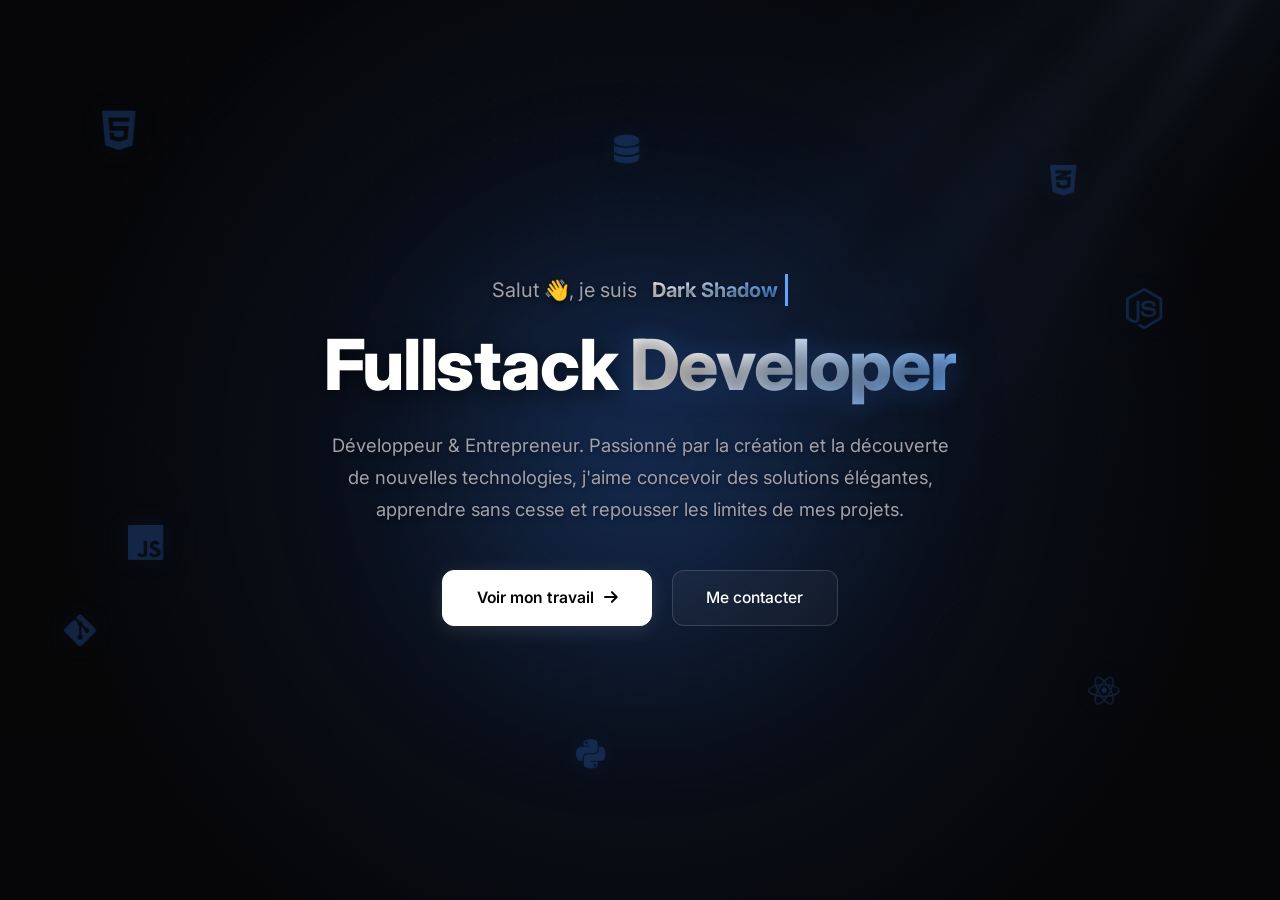
<file: index.html>
<!DOCTYPE html>
<html lang="fr">
<head>
  <meta charset="UTF-8">
  <meta name="viewport" content="width=device-width, initial-scale=1.0">
  <title>Dark Shadow | Portfolio</title>
  <!-- Fonts & Icons -->
  <link rel="preconnect" href="https://fonts.googleapis.com">
  <link rel="preconnect" href="https://fonts.gstatic.com" crossorigin>
  <link href="https://fonts.googleapis.com/css2?family=Inter:wght@400;500;600;700;800&display=swap" rel="stylesheet">
  <link rel="stylesheet" href="https://cdnjs.cloudflare.com/ajax/libs/font-awesome/6.5.1/css/all.min.css">
  <!-- Stylesheets -->
  <link rel="stylesheet" href="css/base.css">
  <link rel="stylesheet" href="css/index.css">
</head>
<body class="landing-page">
  <!-- Overlay pour l'animation de transition de page -->
  <div class="page-transition-overlay"></div>

  <!-- Arrière-plan & Halo lumineux -->
  <div class="landing-bg"></div>
  <div class="landing-overlay"></div>

  <!-- Icônes flottantes -->
  <div class="floating-icons">
    <i class="fab fa-html5"></i>
    <i class="fab fa-css3-alt"></i>
    <i class="fab fa-js"></i>
    <i class="fab fa-react"></i>
    <i class="fab fa-node-js"></i>
    <i class="fab fa-python"></i>
    <i class="fas fa-database"></i>
    <i class="fab fa-git-alt"></i>
  </div>

  <!-- Hero Section -->
  <main class="hero">
    <div class="hero-content">
      <!-- Greeting avec typewriter fluide -->
      <p class="hero-greeting anim-1">
        Salut 👋, je suis <span class="typing-wrapper"><span class="typing-text">Dark Shadow</span></span>
      </p>

      <h1 class="hero-title anim-2">
        Fullstack <span>Developer</span>
      </h1>

      <p class="hero-desc anim-3">
        Développeur & Entrepreneur. Passionné par la création et la découverte de nouvelles technologies, j'aime concevoir des solutions élégantes, apprendre sans cesse et repousser les limites de mes projets.
      </p>

      <div class="hero-buttons anim-4">
        <a href="portfolio.html" class="btn-white transition-link">
          <span>Voir mon travail</span>
          <i class="fas fa-arrow-right btn-icon"></i>
        </a>
        <a href="portfolio.html#contact" class="btn-outline transition-link">
          <span>Me contacter</span>
        </a>
      </div>
    </div>
  </main>

  <!-- Script JS de transition de page -->
  <script>
    document.querySelectorAll('.transition-link').forEach(link => {
      link.addEventListener('click', function(e) {
        e.preventDefault();
        const targetUrl = this.getAttribute('href');
        
        // Déclenche l'animation de sortie
        document.body.classList.add('is-exiting');

        // Redirection après la transition
        setTimeout(() => {
          window.location.href = targetUrl;
        }, 500);
      });
    });
  </script>
</body>
</html>
</file>
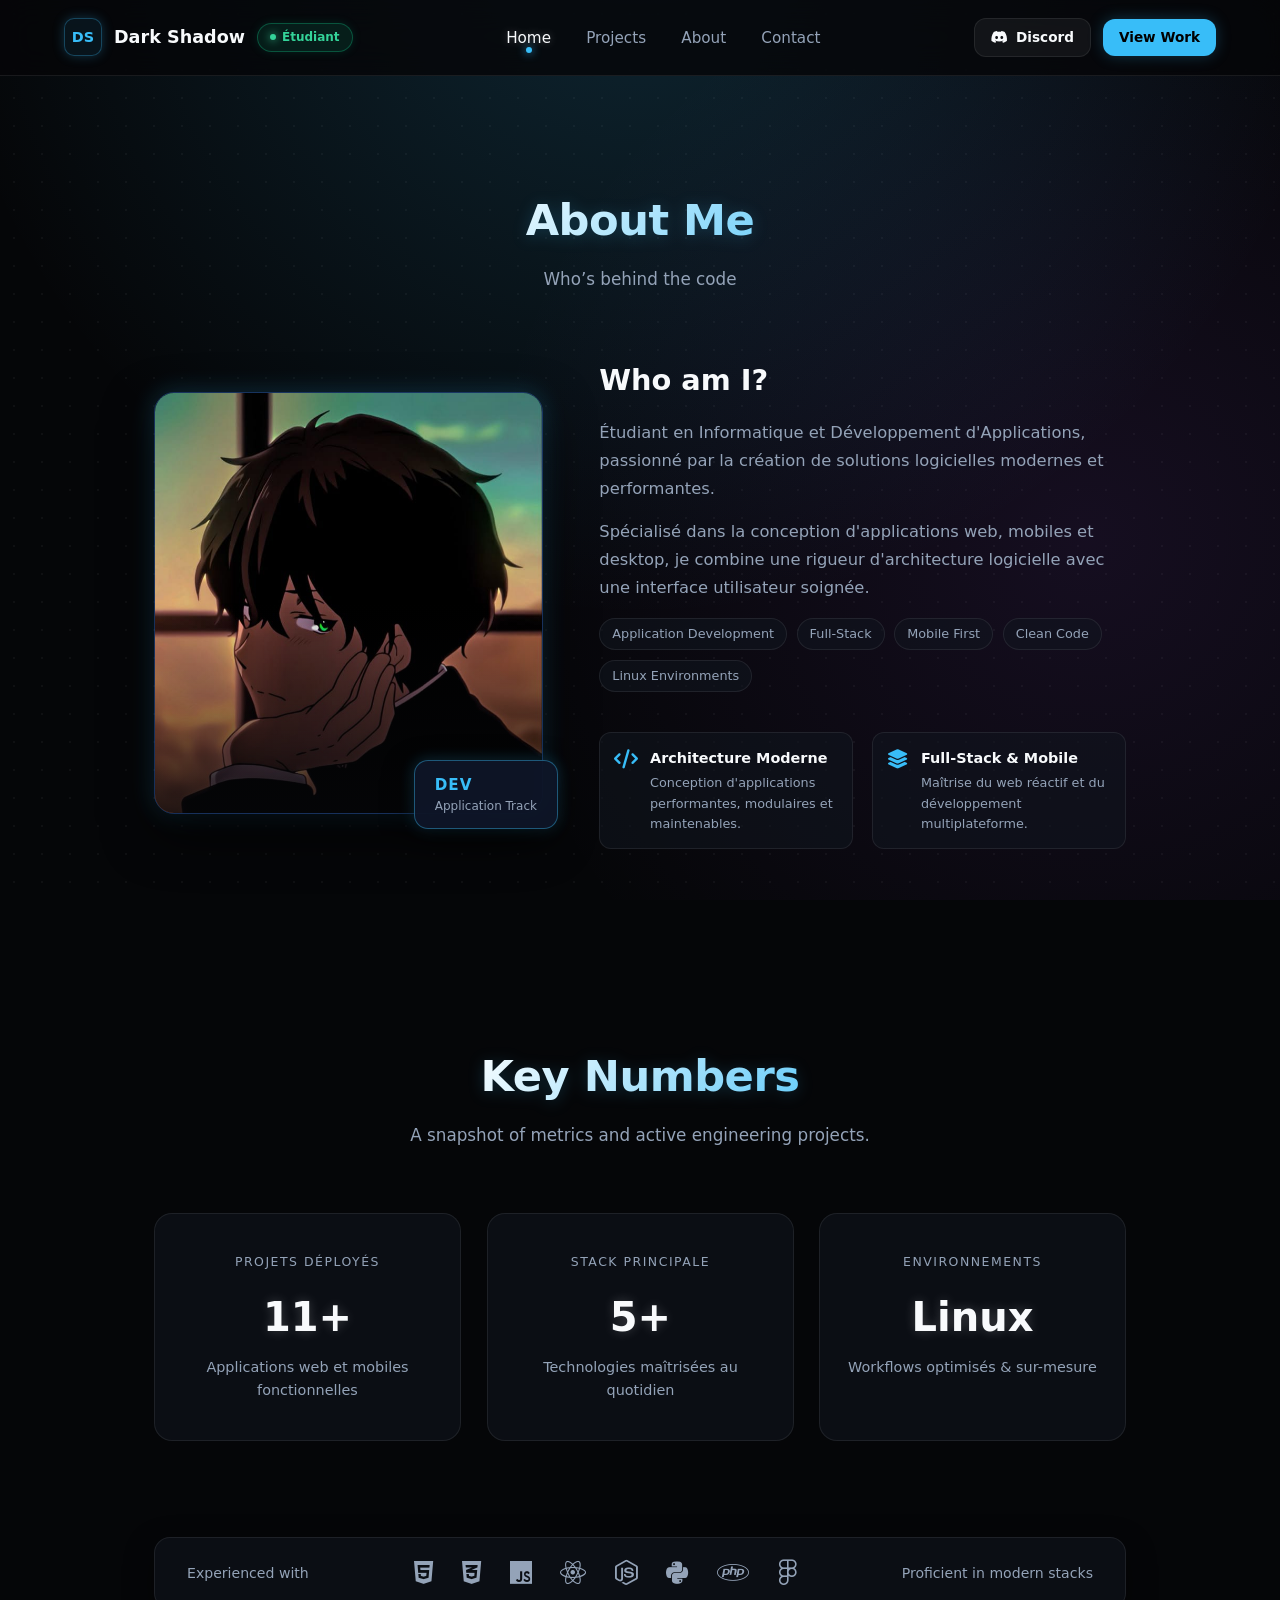
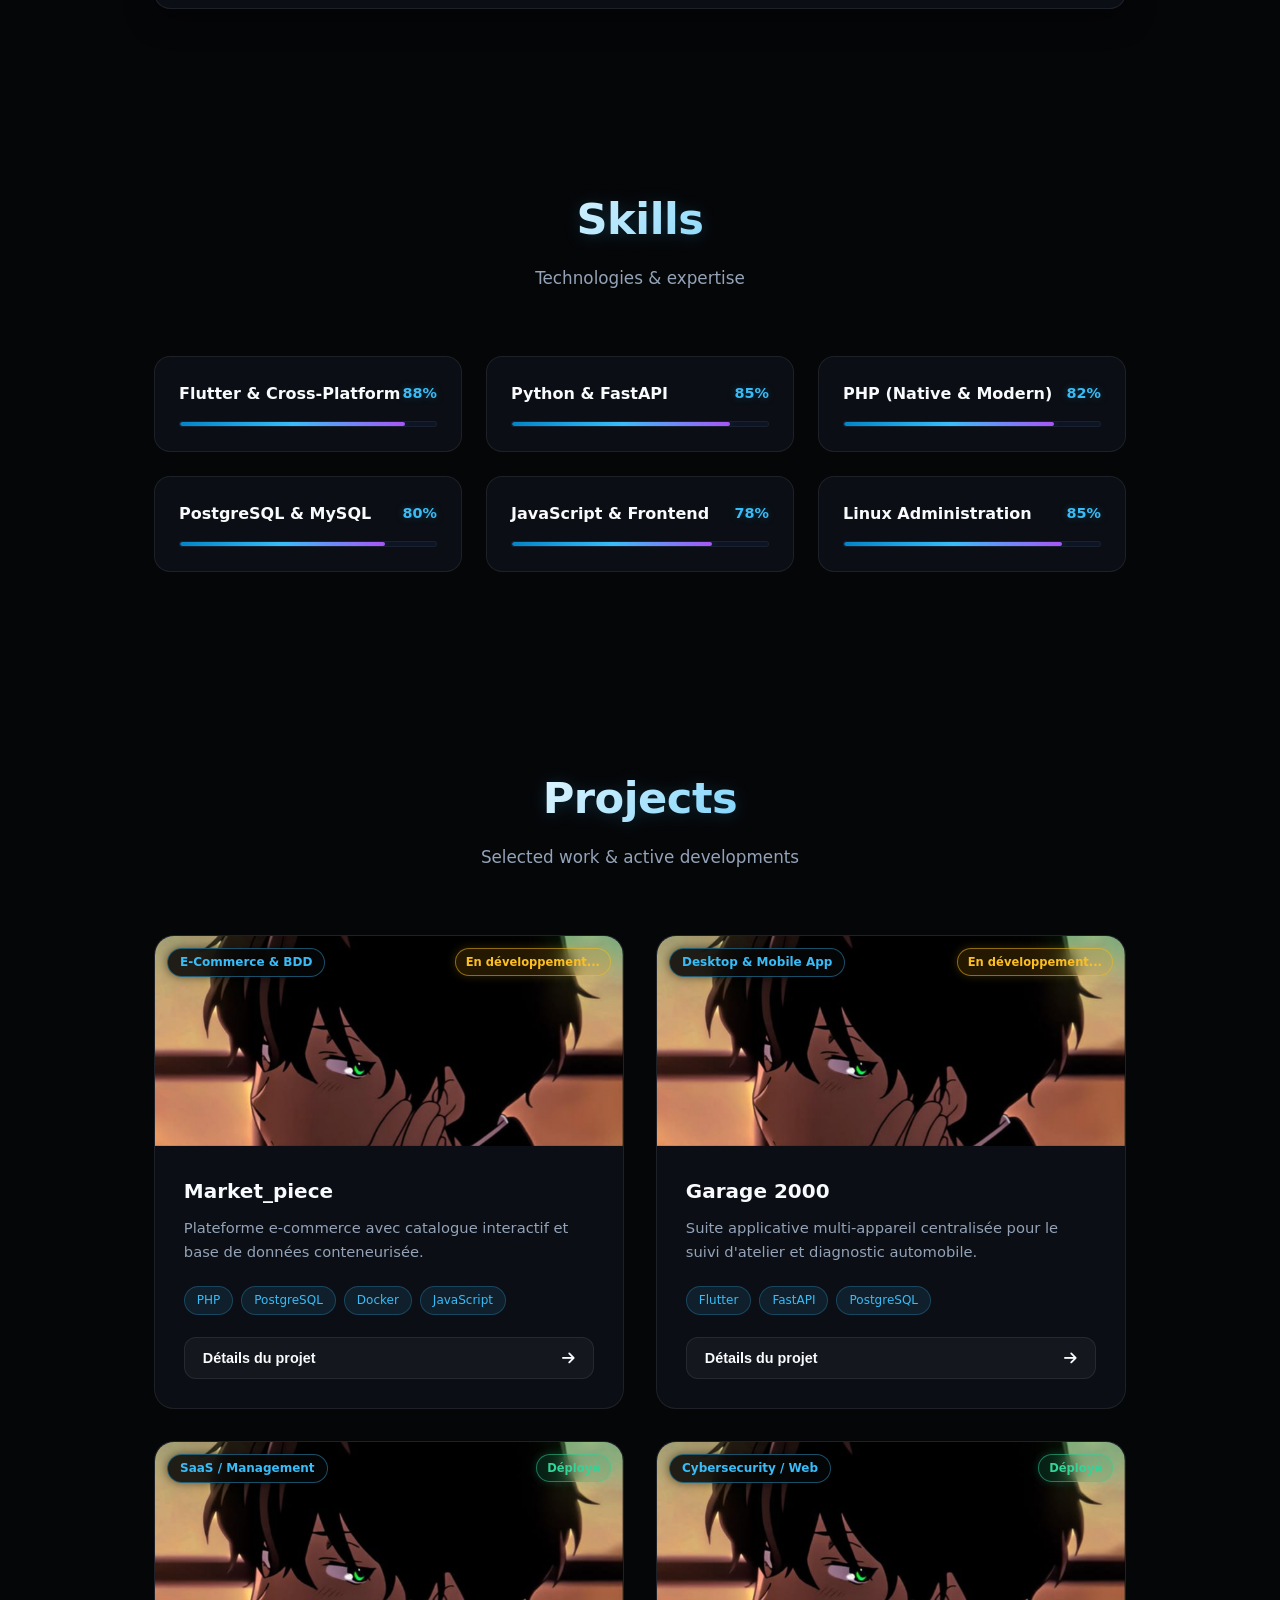
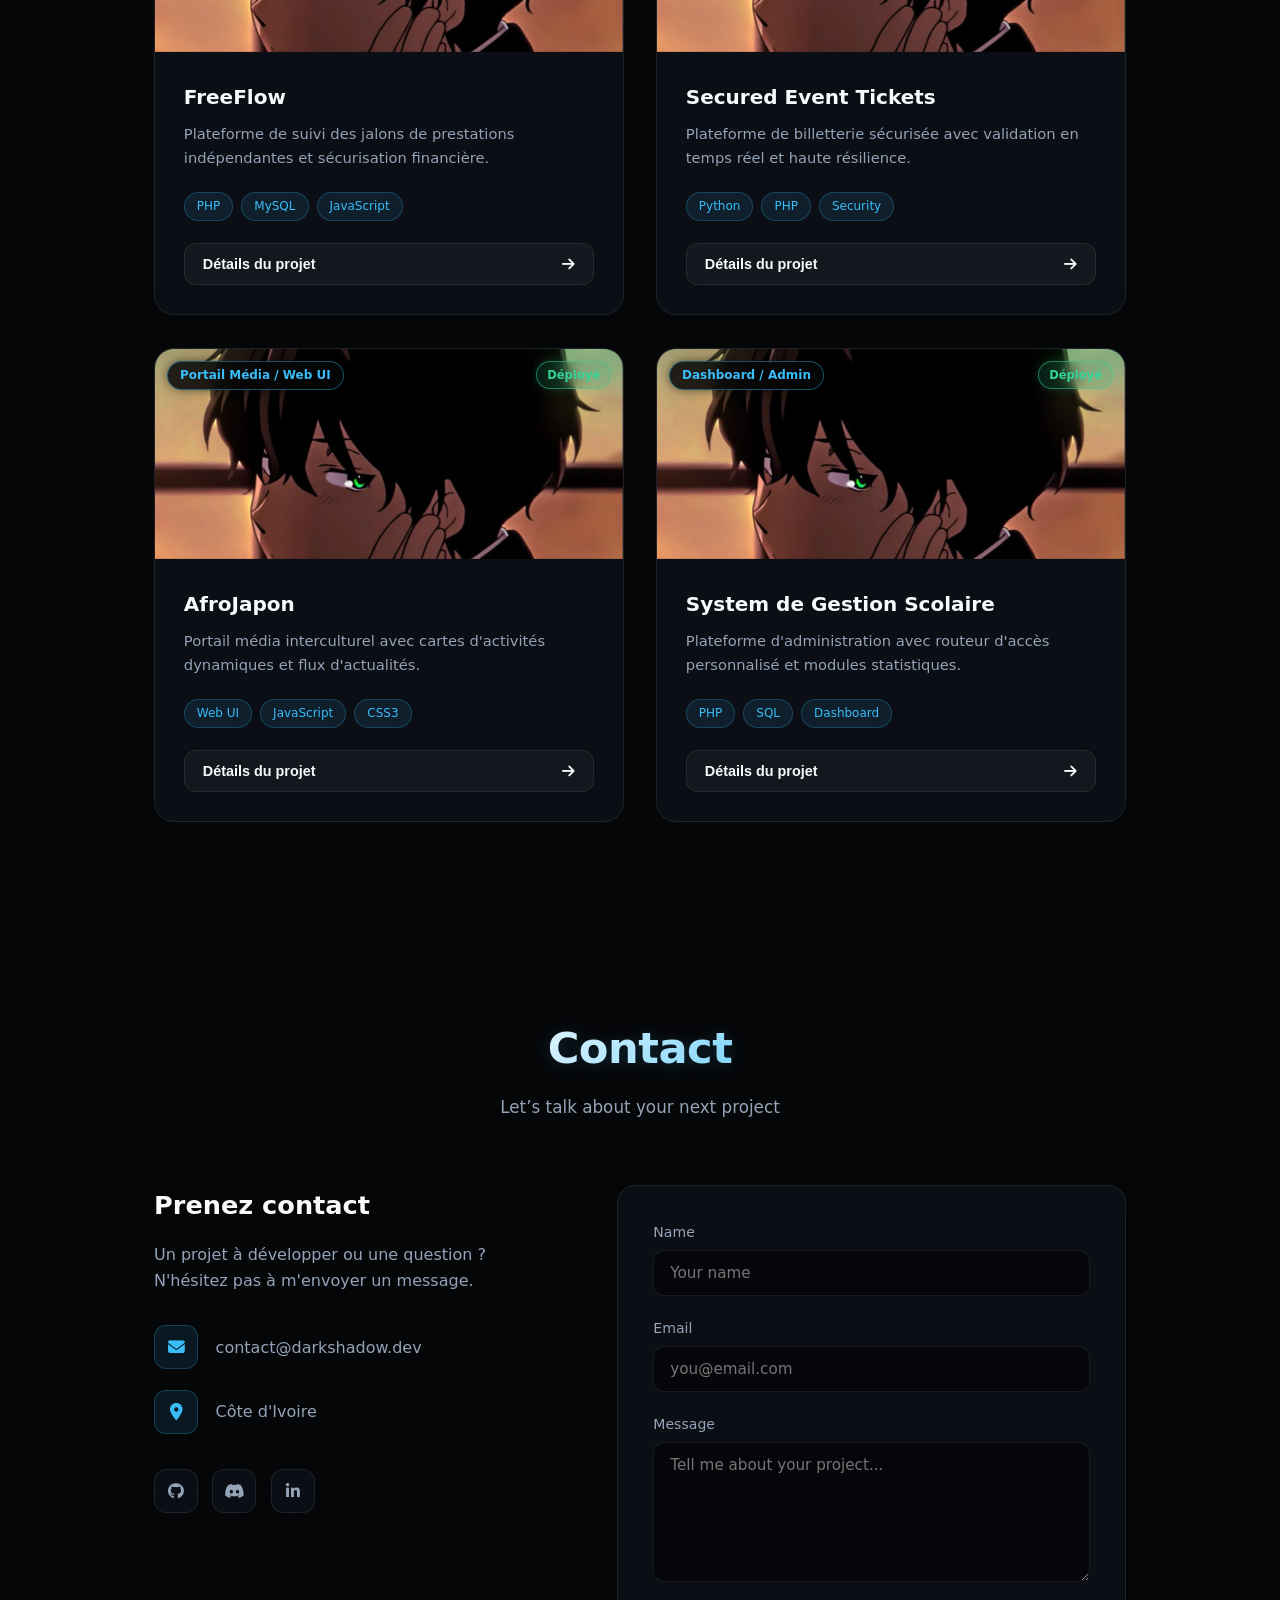
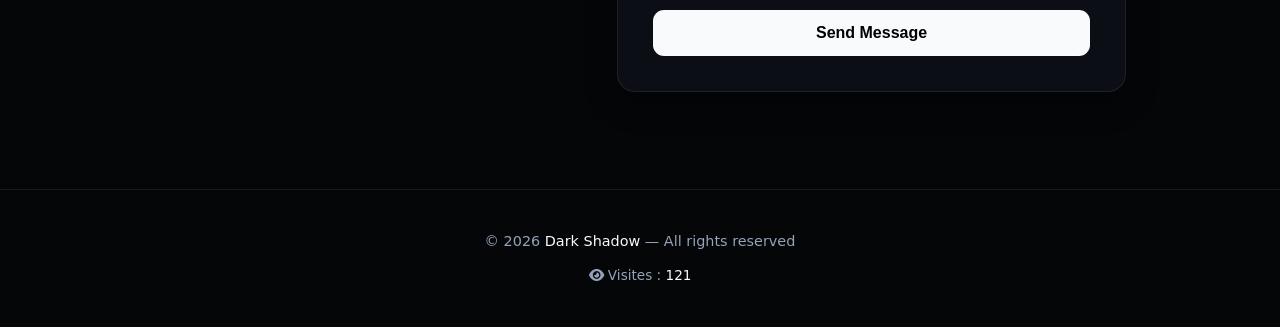
<file: portfolio.html>
<!DOCTYPE html>
<html lang="fr">
<head>
  <meta charset="UTF-8">
  <meta name="viewport" content="width=device-width, initial-scale=1.0">
  <meta name="description" content="Portfolio de Dark Shadow - Étudiant en Informatique et Développement d'Applications. Projets Full-Stack, Mobile et Logiciel.">
  <title>Dark Shadow | Portfolio</title>
  
  <!-- Feuilles de Styles -->
  <link rel="stylesheet" href="css/base.css">
  <link rel="stylesheet" href="css/portfolio.css">
  
  <!-- Icons FontAwesome -->
  <link rel="stylesheet" href="https://cdnjs.cloudflare.com/ajax/libs/font-awesome/6.5.1/css/all.min.css">
</head>
<body class="portfolio-page">

  <!-- NAVBAR -->
  <nav class="navbar" id="navbar">
    <a href="index.html" class="logo">
      <span class="logo-icon">DS</span>
      <span class="logo-text">Dark Shadow</span>
      <span class="status-badge">
        <span class="status-dot"></span> Étudiant
      </span>
    </a>

    <ul class="nav-links" id="nav-links">
      <li><a href="index.html" class="active">Home</a></li>
      <li><a href="#projects">Projects</a></li>
      <li><a href="#bio">About</a></li>
      <li><a href="#contact">Contact</a></li>
    </ul>

    <div class="nav-actions">
      <a href="https://discord.com" target="_blank" rel="noopener noreferrer" class="btn-secondary" style="padding: 8px 16px; font-size: 0.85rem;">
        <i class="fab fa-discord"></i> Discord
      </a>
      <a href="#projects" class="btn-primary" style="padding: 8px 16px; font-size: 0.85rem;">View Work</a>
    </div>

    <button class="menu-toggle" id="menu-toggle" aria-label="Ouvrir le menu" aria-expanded="false">
      <i class="fas fa-bars"></i>
    </button>
  </nav>

  <!-- BIO SECTION -->
  <section id="bio" class="section reveal">
    <div class="section-header">
      <h2 class="section-title">About Me</h2>
      <p class="section-subtitle">Who’s behind the code</p>
    </div>

    <div class="bio-grid">
      <div class="bio-image-wrapper">
        <div class="bio-image">
          <img src="asset/image.jpeg" alt="Dark Shadow - Développeur d'Applications">
          <div class="bio-image-overlay"></div>
        </div>
        <div class="bio-experience-badge">
          <span class="badge-num">DEV</span>
          <span class="badge-text">Application Track</span>
        </div>
      </div>

      <div class="bio-content-wrapper">
        <div id="bio-content" class="bio-content">
          <!-- Injecté dynamiquement par injectBio() dans app.js -->
        </div>
        
        <div class="bio-highlights">
          <div class="highlight-item">
            <i class="fas fa-code"></i>
            <div>
              <h4>Architecture Moderne</h4>
              <p>Conception d'applications performantes, modulaires et maintenables.</p>
            </div>
          </div>
          <div class="highlight-item">
            <i class="fas fa-layer-group"></i>
            <div>
              <h4>Full-Stack & Mobile</h4>
              <p>Maîtrise du web réactif et du développement multiplateforme.</p>
            </div>
          </div>
        </div>
      </div>
    </div>
  </section>

  <!-- STATS SECTION -->
  <section id="stats" class="section reveal">
    <div class="section-header">
      <h2 class="section-title">Key Numbers</h2>
      <p class="section-subtitle">A snapshot of metrics and active engineering projects.</p>
    </div>
    <div id="stats-grid" class="stats-grid">
      <!-- Injecté dynamiquement par injectStats() dans app.js -->
    </div>
  </section>

  <!-- TECH BAR SECTION -->
  <div class="tech-bar reveal">
    <div class="tech-bar-inner">
      <span class="tech-bar-label">Experienced with</span>
      <div class="tech-icons">
        <i class="fab fa-html5" title="HTML5"></i>
        <i class="fab fa-css3-alt" title="CSS3"></i>
        <i class="fab fa-js" title="JavaScript"></i>
        <i class="fab fa-react" title="React"></i>
        <i class="fab fa-node-js" title="Node.js"></i>
        <i class="fab fa-python" title="Python"></i>
        <i class="fab fa-php" title="PHP"></i>
        <i class="fab fa-figma" title="Figma"></i>
      </div>
      <span class="tech-bar-label">Proficient in modern stacks</span>
    </div>
  </div>

  <!-- SKILLS SECTION -->
  <section id="skills" class="section reveal">
    <div class="section-header">
      <h2 class="section-title">Skills</h2>
      <p class="section-subtitle">Technologies & expertise</p>
    </div>
    <div id="skills-grid" class="skills-grid">
      <!-- Injecté dynamiquement par injectSkills() dans app.js -->
    </div>
  </section>

  <!-- PROJECTS SECTION -->
  <section id="projects" class="section reveal">
    <div class="section-header">
      <h2 class="section-title">Projects</h2>
      <p class="section-subtitle">Selected work & active developments</p>
    </div>
    <div id="projects-grid" class="projects-grid">
      <!-- Injecté dynamiquement par initProjectsAndModal() dans app.js -->
    </div>
  </section>

  <!-- CONTACT SECTION -->
  <section id="contact" class="section reveal">
    <div class="section-header">
      <h2 class="section-title">Contact</h2>
      <p class="section-subtitle">Let’s talk about your next project</p>
    </div>

    <div class="contact-grid">
      <div id="contact-info" class="contact-info">
        <!-- Injecté dynamiquement par injectContact() dans app.js -->
      </div>

      <form class="contact-form" id="contact-form">
        <div class="form-group">
          <label for="name">Name</label>
          <input type="text" id="name" name="name" required placeholder="Your name">
        </div>
        <div class="form-group">
          <label for="email">Email</label>
          <input type="email" id="email" name="email" required placeholder="you@email.com">
        </div>
        <div class="form-group">
          <label for="message">Message</label>
          <textarea id="message" name="message" required placeholder="Tell me about your project..."></textarea>
        </div>
        <button type="submit" class="btn-submit">Send Message</button>
      </form>
    </div>
  </section>

  <!-- POPUP MODALE PROJET -->
  <div id="project-modal" class="modal" aria-hidden="true" role="dialog" aria-modal="true">
    <div class="modal-overlay" id="modal-overlay"></div>
    <div class="modal-container">
      <button id="modal-close-btn" class="modal-close-btn" aria-label="Fermer la modale">
        <i class="fas fa-times"></i>
      </button>
      
      <!-- Container dynamique injecté par JS -->
      <div id="modal-dynamic-content" class="project-detail-wrapper"></div>
    </div>
  </div>

  <!-- FOOTER -->
  <footer class="footer">
    <p>© 2026 <span>Dark Shadow</span> — All rights reserved</p>
  </footer>

  <!-- SCRIPTS JS -->
  <script src="js/data.js"></script>
  <script src="js/app.js"></script>
</body>
</html>
</file>
<file: css/base.css>
/* ============================================================
   DARK SHADOW - DARK MODERN PORTFOLIO (SPECTRE DESIGN SYSTEM)
   ============================================================ */

:root {
  --bg: #050505;
  --bg-card: #0c0c0c;
  --bg-card-hover: #121212;
  --text: #ffffff;
  --text-muted: #a1a1aa;
  --blue: #3b82f6;
  --blue-glow: rgba(59, 130, 246, 0.35);
  --border: rgba(255, 255, 255, 0.08);
  --radius: 16px;
  --transition: all 0.3s cubic-bezier(0.4, 0, 0.2, 1);
}

* {
  margin: 0;
  padding: 0;
  box-sizing: border-box;
}

html {
  scroll-behavior: smooth;
}

body {
  font-family: 'Inter', system-ui, -apple-system, sans-serif;
  background: var(--bg);
  color: var(--text);
  line-height: 1.6;
  overflow-x: hidden;
}

a {
  text-decoration: none;
  color: inherit;
}

img {
  max-width: 100%;
  display: block;
}

/* Custom Scrollbar */
::-webkit-scrollbar {
  width: 6px;
}
::-webkit-scrollbar-track {
  background: #0a0a0a;
}
::-webkit-scrollbar-thumb {
  background: #262626;
  border-radius: 3px;
}
::-webkit-scrollbar-thumb:hover {
  background: var(--blue);
}

/* ============================================================
   LANDING PAGE (index.html)
   ============================================================ */

.landing-page {
  position: relative;
  min-height: 100vh;
  overflow: hidden;
  background: var(--bg);
  display: flex;
  align-items: center;
  justify-content: center;
}

.landing-bg {
  position: absolute;
  inset: 0;
  background: radial-gradient(circle at 50% 50%, rgba(59, 130, 246, 0.15) 0%, transparent 65%),
              radial-gradient(rgba(255, 255, 255, 0.04) 1px, transparent 1px);
  background-size: 100% 100%, 30px 30px;
  z-index: 0;
}

.landing-overlay {
  position: absolute;
  inset: 0;
  background: rgba(5, 5, 5, 0.4);
  z-index: 1;
}

/* Icônes Flottantes */
.floating-icons {
  position: absolute;
  inset: 0;
  z-index: 1;
  pointer-events: none;
  overflow: hidden;
}

.floating-icons i {
  position: absolute;
  color: rgba(59, 130, 246, 0.22);
  filter: drop-shadow(0 0 10px rgba(59, 130, 246, 0.2));
  animation: floatAnim 10s ease-in-out infinite;
}

.floating-icons i:nth-child(1) { top: 12%; left: 8%;  font-size: 2.8rem; animation-delay: 0s; }
.floating-icons i:nth-child(2) { top: 20%; left: 82%; font-size: 2.2rem; animation-delay: 1.5s; }
.floating-icons i:nth-child(3) { top: 58%; left: 10%; font-size: 2.5rem; animation-delay: 3s; }
.floating-icons i:nth-child(4) { top: 75%; left: 85%; font-size: 2rem;   animation-delay: 0.8s; }
.floating-icons i:nth-child(5) { top: 35%; left: 90%; font-size: 2.6rem; animation-delay: 2.2s; }
.floating-icons i:nth-child(6) { top: 82%; left: 45%; font-size: 2.1rem; animation-delay: 3.8s; }
.floating-icons i:nth-child(7) { top: 15%; left: 48%; font-size: 1.8rem; animation-delay: 1.2s; }
.floating-icons i:nth-child(8) { top: 68%; left: 5%;  font-size: 2.3rem; animation-delay: 3.4s; }

@keyframes floatAnim {
  0%, 100% {
    transform: translateY(0) rotate(0deg);
    opacity: 0.22;
  }
  50% {
    transform: translateY(-25px) rotate(8deg);
    opacity: 0.45;
  }
}

/* Hero Section */
.hero {
  position: relative;
  z-index: 2;
  min-height: 100vh;
  display: flex;
  align-items: center;
  justify-content: center;
  padding: 2rem 1.5rem;
  text-align: center;
}

.hero-content {
  max-width: 780px;
}

.hero-greeting {
  font-size: 1.2rem;
  color: var(--text-muted);
  margin-bottom: 1.2rem;
  display: inline-flex;
  align-items: center;
  gap: 8px;
}

/* Animation typographique pour le nom */
.typing-text {
  color: var(--text);
  font-weight: 700;
  border-right: 2px solid var(--blue);
  white-space: nowrap;
  overflow: hidden;
  display: inline-block;
  animation: typing 2.5s steps(12, end), blink 0.75s step-end infinite;
}

@keyframes typing {
  from { width: 0; }
  to { width: 100%; }
}

@keyframes blink {
  from, to { border-color: transparent; }
  50% { border-color: var(--blue); }
}

.hero-title {
  font-size: clamp(2.8rem, 7.5vw, 4.5rem);
  font-weight: 800;
  line-height: 1.1;
  margin-bottom: 1.4rem;
  letter-spacing: -1px;
  color: #ffffff;
}

.hero-title span {
  background: linear-gradient(90deg, #ffffff 20%, var(--blue) 100%);
  -webkit-background-clip: text;
  -webkit-text-fill-color: transparent;
}

.hero-desc {
  color: var(--text-muted);
  font-size: 1.12rem;
  max-width: 620px;
  margin: 0 auto 2.6rem;
  line-height: 1.7;
}

.hero-buttons {
  display: flex;
  gap: 1.2rem;
  justify-content: center;
  flex-wrap: wrap;
}

/* Boutons */
.btn-white {
  background: #ffffff;
  color: #000000;
  padding: 0.8rem 1.8rem;
  border-radius: 12px;
  font-size: 0.95rem;
  font-weight: 600;
  transition: var(--transition);
  display: inline-flex;
  align-items: center;
  gap: 8px;
  box-shadow: 0 4px 15px rgba(255, 255, 255, 0.1);
}

.btn-white:hover {
  background: #e4e4e7;
  transform: translateY(-3px);
  box-shadow: 0 8px 25px rgba(255, 255, 255, 0.2);
}

.btn-outline {
  background: rgba(255, 255, 255, 0.03);
  color: #ffffff;
  padding: 0.8rem 1.8rem;
  border-radius: 12px;
  font-size: 0.95rem;
  font-weight: 500;
  border: 1px solid var(--border);
  transition: var(--transition);
  display: inline-flex;
  align-items: center;
  gap: 8px;
  backdrop-filter: blur(10px);
}

.btn-outline:hover {
  border-color: rgba(59, 130, 246, 0.5);
  background: rgba(59, 130, 246, 0.1);
  color: var(--blue);
  transform: translateY(-3px);
}

/* Animations d'entrée progressive */
.anim-1, .anim-2, .anim-3, .anim-4 {
  opacity: 0;
  transform: translateY(25px);
  animation: fadeUp 0.8s cubic-bezier(0.16, 1, 0.3, 1) forwards;
}

.anim-1 { animation-delay: 0.1s; }
.anim-2 { animation-delay: 0.3s; }
.anim-3 { animation-delay: 0.5s; }
.anim-4 { animation-delay: 0.7s; }

@keyframes fadeUp {
  to {
    opacity: 1;
    transform: translateY(0);
  }
}

/* ============================================================
   PORTFOLIO PAGE (portfolio.html)
   ============================================================ */

.portfolio-page {
  background-color: var(--bg);
  background-image:
    radial-gradient(circle at 50% 0%, rgba(59, 130, 246, 0.1) 0%, transparent 55%),
    radial-gradient(rgba(255, 255, 255, 0.04) 1px, transparent 1px);
  background-size: 100% 100%, 28px 28px;
  padding-top: 90px;
}

/* Navbar */
.navbar {
  position: fixed;
  top: 0;
  left: 0;
  width: 100%;
  padding: 1.1rem 5%;
  display: flex;
  align-items: center;
  justify-content: space-between;
  z-index: 1000;
  background: rgba(5, 5, 5, 0.75);
  backdrop-filter: blur(16px);
  border-bottom: 1px solid var(--border);
  transition: var(--transition);
}

.navbar.scrolled {
  padding: 0.8rem 5%;
  background: rgba(5, 5, 5, 0.92);
}

.logo {
  display: flex;
  align-items: center;
  gap: 10px;
  font-weight: 600;
  font-size: 1.05rem;
  color: #ffffff;
}

.logo-icon {
  width: 36px;
  height: 36px;
  background: var(--bg-card);
  border: 1px solid var(--border);
  border-radius: 10px;
  display: flex;
  align-items: center;
  justify-content: center;
  font-size: 0.85rem;
  font-weight: 800;
  color: var(--blue);
}

.nav-links {
  display: flex;
  gap: 2.2rem;
  list-style: none;
}

.nav-links a {
  color: var(--text-muted);
  font-size: 0.95rem;
  font-weight: 500;
  transition: color 0.2s;
  position: relative;
}

.nav-links a:hover,
.nav-links a.active {
  color: #ffffff;
}

.nav-links a.active::after {
  content: '';
  position: absolute;
  bottom: -6px;
  left: 50%;
  transform: translateX(-50%);
  width: 5px;
  height: 5px;
  background: var(--blue);
  border-radius: 50%;
  box-shadow: 0 0 8px var(--blue);
}

.menu-toggle {
  display: none;
  background: none;
  border: none;
  color: #ffffff;
  font-size: 1.4rem;
  cursor: pointer;
}

/* Sections communes */
.section {
  padding: 6rem 5%;
  max-width: 1100px;
  margin: 0 auto;
}

.section-header {
  text-align: center;
  margin-bottom: 4rem;
}

.section-title {
  font-size: clamp(2rem, 4.5vw, 2.7rem);
  font-weight: 800;
  margin-bottom: 0.7rem;
  letter-spacing: -0.5px;
  background: linear-gradient(90deg, #ffffff 30%, var(--blue));
  -webkit-background-clip: text;
  -webkit-text-fill-color: transparent;
}

.section-subtitle {
  color: var(--text-muted);
  font-size: 1.05rem;
  max-width: 500px;
  margin: 0 auto;
}

/* Bio */
.bio-grid {
  display: grid;
  grid-template-columns: 0.9fr 1.4fr;
  gap: 4rem;
  align-items: center;
}

.bio-image {
  border-radius: 20px;
  overflow: hidden;
  border: 1px solid var(--border);
  box-shadow: 0 20px 50px rgba(0, 0, 0, 0.5);
  position: relative;
}

.bio-image img {
  width: 100%;
  height: 440px;
  object-fit: cover;
  transition: transform 0.6s ease;
}

.bio-image:hover img {
  transform: scale(1.04);
}

.bio-content h3 {
  font-size: 1.75rem;
  margin-bottom: 1.2rem;
  color: #ffffff;
}

.bio-content p {
  color: var(--text-muted);
  margin-bottom: 1.2rem;
  font-size: 1.05rem;
  line-height: 1.7;
}

.bio-tags {
  display: flex;
  flex-wrap: wrap;
  gap: 0.7rem;
  margin-top: 1.8rem;
}

.bio-tag {
  padding: 6px 16px;
  background: rgba(59, 130, 246, 0.08);
  border: 1px solid rgba(59, 130, 246, 0.2);
  border-radius: 50px;
  font-size: 0.82rem;
  color: var(--blue);
  transition: var(--transition);
}

.bio-tag:hover {
  background: rgba(59, 130, 246, 0.2);
  transform: translateY(-2px);
}

/* Stats */
.stats-grid {
  display: grid;
  grid-template-columns: repeat(3, 1fr);
  gap: 1.6rem;
}

.stat-card {
  background: var(--bg-card);
  border: 1px solid var(--border);
  border-radius: 18px;
  padding: 2.4rem 1.6rem;
  text-align: center;
  transition: var(--transition);
}

.stat-card:hover {
  background: var(--bg-card-hover);
  border-color: rgba(59, 130, 246, 0.35);
  transform: translateY(-6px);
  box-shadow: 0 20px 40px rgba(0, 0, 0, 0.4);
}

.stat-label {
  font-size: 0.78rem;
  text-transform: uppercase;
  letter-spacing: 1.5px;
  color: var(--text-muted);
  margin-bottom: 0.8rem;
}

.stat-number {
  font-size: 2.4rem;
  font-weight: 800;
  color: #ffffff;
  margin-bottom: 0.4rem;
}

.stat-desc {
  font-size: 0.9rem;
  color: var(--text-muted);
}

/* Tech Bar */
.tech-bar {
  max-width: 1100px;
  margin: 0 auto 5rem;
  padding: 0 5%;
}

.tech-bar-inner {
  display: flex;
  align-items: center;
  justify-content: space-between;
  background: var(--bg-card);
  border: 1px solid var(--border);
  border-radius: 16px;
  padding: 1.4rem 2rem;
  flex-wrap: wrap;
  gap: 1.2rem;
}

.tech-bar-label {
  font-size: 0.88rem;
  color: var(--text-muted);
}

.tech-icons {
  display: flex;
  gap: 1.8rem;
  align-items: center;
}

.tech-icons i {
  font-size: 1.6rem;
  color: var(--text-muted);
  transition: var(--transition);
}

.tech-icons i:hover {
  color: var(--blue);
  transform: translateY(-3px) scale(1.15);
}

/* Skills */
.skills-grid {
  display: grid;
  grid-template-columns: repeat(auto-fill, minmax(270px, 1fr));
  gap: 1.5rem;
}

.skill-card {
  background: var(--bg-card);
  border: 1px solid var(--border);
  border-radius: 16px;
  padding: 1.5rem;
  transition: var(--transition);
}

.skill-card:hover {
  border-color: rgba(59, 130, 246, 0.3);
  transform: translateY(-4px);
}

.skill-header {
  display: flex;
  justify-content: space-between;
  align-items: center;
  margin-bottom: 0.9rem;
}

.skill-name {
  font-weight: 600;
}

.skill-percent {
  color: var(--blue);
  font-weight: 600;
  font-size: 0.9rem;
}

.skill-bar {
  height: 6px;
  background: #18181b;
  border-radius: 10px;
  overflow: hidden;
}

.skill-progress {
  height: 100%;
  background: linear-gradient(90deg, #1d4ed8, var(--blue));
  border-radius: 10px;
}

/* Projects */
.projects-grid {
  display: grid;
  grid-template-columns: repeat(auto-fill, minmax(320px, 1fr));
  gap: 1.8rem;
}

.project-card {
  background: var(--bg-card);
  border: 1px solid var(--border);
  border-radius: 18px;
  overflow: hidden;
  transition: var(--transition);
}

.project-card:hover {
  transform: translateY(-8px);
  border-color: rgba(59, 130, 246, 0.35);
  box-shadow: 0 25px 50px rgba(0, 0, 0, 0.45);
}

.project-image {
  height: 200px;
  overflow: hidden;
  background: #111;
}

.project-image img {
  width: 100%;
  height: 100%;
  object-fit: cover;
  transition: transform 0.6s ease;
}

.project-card:hover .project-image img {
  transform: scale(1.08);
}

.project-content {
  padding: 1.6rem;
}

.project-title {
  font-size: 1.2rem;
  font-weight: 600;
  margin-bottom: 0.5rem;
}

.project-desc {
  color: var(--text-muted);
  font-size: 0.93rem;
  margin-bottom: 1.1rem;
  line-height: 1.55;
}

.project-tags {
  display: flex;
  flex-wrap: wrap;
  gap: 0.5rem;
  margin-bottom: 1.2rem;
}

.project-tag {
  font-size: 0.72rem;
  padding: 4px 11px;
  background: rgba(59, 130, 246, 0.1);
  color: var(--blue);
  border-radius: 20px;
}

.project-links {
  display: flex;
  gap: 1.3rem;
}

.project-links a {
  font-size: 0.88rem;
  color: var(--text-muted);
  transition: color 0.2s;
  display: flex;
  align-items: center;
  gap: 5px;
}

.project-links a:hover {
  color: var(--blue);
}

/* Contact */
.contact-grid {
  display: grid;
  grid-template-columns: 1fr 1.25fr;
  gap: 3.5rem;
}

.contact-info h3 {
  font-size: 1.6rem;
  margin-bottom: 1rem;
}

.contact-info > p {
  color: var(--text-muted);
  margin-bottom: 2rem;
}

.contact-item {
  display: flex;
  align-items: center;
  gap: 1.1rem;
  margin-bottom: 1.3rem;
  color: var(--text-muted);
}

.contact-item i {
  width: 44px;
  height: 44px;
  display: flex;
  align-items: center;
  justify-content: center;
  background: rgba(59, 130, 246, 0.1);
  border-radius: 12px;
  color: var(--blue);
  font-size: 1.05rem;
  transition: var(--transition);
}

.contact-item:hover i {
  background: var(--blue);
  color: #ffffff;
}

.social-links {
  display: flex;
  gap: 0.9rem;
  margin-top: 2.2rem;
}

.social-links a {
  width: 44px;
  height: 44px;
  display: flex;
  align-items: center;
  justify-content: center;
  background: var(--bg-card);
  border: 1px solid var(--border);
  border-radius: 12px;
  color: var(--text-muted);
  transition: var(--transition);
}

.social-links a:hover {
  background: var(--blue);
  border-color: var(--blue);
  color: #ffffff;
  transform: translateY(-4px);
}

.contact-form {
  background: var(--bg-card);
  border: 1px solid var(--border);
  border-radius: 18px;
  padding: 2.2rem;
}

.form-group {
  margin-bottom: 1.3rem;
}

.form-group label {
  display: block;
  margin-bottom: 0.4rem;
  font-size: 0.88rem;
  color: var(--text-muted);
}

.form-group input,
.form-group textarea {
  width: 100%;
  padding: 13px 16px;
  background: #080808;
  border: 1px solid var(--border);
  border-radius: 11px;
  color: #ffffff;
  font-size: 0.95rem;
  font-family: inherit;
  transition: var(--transition);
}

.form-group input:focus,
.form-group textarea:focus {
  outline: none;
  border-color: var(--blue);
  box-shadow: 0 0 0 4px var(--blue-glow);
}

.form-group textarea {
  min-height: 140px;
  resize: vertical;
}

.btn-submit {
  width: 100%;
  padding: 14px;
  background: #ffffff;
  color: #000000;
  font-size: 1rem;
  font-weight: 600;
  border: none;
  border-radius: 11px;
  cursor: pointer;
  transition: var(--transition);
}

.btn-submit:hover {
  background: #e4e4e7;
  transform: translateY(-2px);
}

/* Footer */
.footer {
  text-align: center;
  padding: 2.5rem 5%;
  border-top: 1px solid var(--border);
  color: var(--text-muted);
  font-size: 0.9rem;
}

.footer span {
  color: #ffffff;
}

/* Responsive */
@media (max-width: 900px) {
  .bio-grid,
  .contact-grid {
    grid-template-columns: 1fr;
    gap: 2.5rem;
  }

  .stats-grid {
    grid-template-columns: 1fr;
  }

  .nav-links {
    display: none;
  }

  .menu-toggle {
    display: block;
  }
}

@media (max-width: 560px) {
  .projects-grid {
    grid-template-columns: 1fr;
  }

  .hero-title {
    font-size: 2.4rem;
  }

  .tech-bar-inner {
    flex-direction: column;
    text-align: center;
  }
}
</file>
<file: css/index.css>
/* ============================================================
   DARK SHADOW - LANDING PAGE STYLES (css/index.css)
   ============================================================ */

/* --- Variables Globales --- */
:root {
  --bg-dark: #070709;
  --accent-blue: #3b82f6;
  --accent-blue-bright: #60a5fa;
  --accent-glow: rgba(59, 130, 246, 0.35);
  --text-main: #ffffff;
  --text-muted: #a1a1aa;
  --ease-smooth: cubic-bezier(0.16, 1, 0.3, 1);
  --ease-spring: cubic-bezier(0.2, 0.8, 0.2, 1);
}

.landing-page {
  position: relative;
  min-height: 100vh;
  width: 100%;
  overflow: hidden;
  background: var(--bg-dark);
  display: flex;
  align-items: center;
  justify-content: center;
  -webkit-font-smoothing: antialiased;
  -moz-osx-font-smoothing: grayscale;
}

/* --- Arrière-plan & Profondeur Visuelle --- */
.landing-bg {
  position: absolute;
  top: 0;
  left: 0;
  width: 100%;
  height: 100%;
  background-image: linear-gradient(180deg, rgba(7, 7, 9, 0.72) 0%, rgba(7, 7, 9, 0.94) 100%),
                    url('../asset/font.jpg');
  background-position: center;
  background-size: cover;
  background-repeat: no-repeat;
  z-index: 0;
  will-change: transform, filter;
  transition: transform 0.75s var(--ease-smooth), filter 0.75s var(--ease-smooth);
}

.landing-overlay {
  position: absolute;
  inset: 0;
  /* Halo lumineux central pour maximiser la clarté et la lisibilité du texte */
  background: radial-gradient(circle at 50% 50%, rgba(59, 130, 246, 0.14) 0%, rgba(7, 7, 9, 0.65) 75%);
  z-index: 1;
  pointer-events: none;
}

/* --- Icônes Flottantes (Fluidité & Légèreté) --- */
.floating-icons {
  position: absolute;
  inset: 0;
  z-index: 1;
  pointer-events: none;
  overflow: hidden;
}

.floating-icons i {
  position: absolute;
  color: rgba(59, 130, 246, 0.22);
  filter: drop-shadow(0 0 12px var(--accent-glow));
  will-change: transform, opacity;
  animation: floatAnim 10s ease-in-out infinite alternate;
}

/* Positionnement et variations d'animations */
.floating-icons i:nth-child(1) { top: 12%; left: 8%;  font-size: 2.8rem; animation-delay: 0s; }
.floating-icons i:nth-child(2) { top: 18%; left: 82%; font-size: 2.2rem; animation-delay: 1.5s; animation-duration: 12s; }
.floating-icons i:nth-child(3) { top: 58%; left: 10%; font-size: 2.5rem; animation-delay: 3s; }
.floating-icons i:nth-child(4) { top: 75%; left: 85%; font-size: 2rem;   animation-delay: 0.8s; animation-duration: 11s; }
.floating-icons i:nth-child(5) { top: 32%; left: 88%; font-size: 2.6rem; animation-delay: 2.2s; }
.floating-icons i:nth-child(6) { top: 82%; left: 45%; font-size: 2.1rem; animation-delay: 3.8s; animation-duration: 13s; }
.floating-icons i:nth-child(7) { top: 15%; left: 48%; font-size: 1.8rem; animation-delay: 1.2s; }
.floating-icons i:nth-child(8) { top: 68%; left: 5%;  font-size: 2.3rem; animation-delay: 3.4s; }

@keyframes floatAnim {
  0% {
    transform: translateY(0) rotate(0deg) scale(1);
    opacity: 0.2;
  }
  50% {
    opacity: 0.45;
  }
  100% {
    transform: translateY(-26px) rotate(10deg) scale(1.05);
    opacity: 0.25;
  }
}

/* --- Hero Section & Layout --- */
.hero {
  position: relative;
  z-index: 2;
  min-height: 100vh;
  width: 100%;
  display: flex;
  align-items: center;
  justify-content: center;
  padding: 2rem 1.5rem;
  text-align: center;
}

.hero-content {
  max-width: 780px;
  width: 100%;
  margin: 0 auto;
  position: relative;
  will-change: transform, opacity, filter;
  transition: transform 0.6s var(--ease-smooth), opacity 0.5s ease, filter 0.6s ease;
}

/* Halo doux placé directement derrière le texte principal */
.hero-content::before {
  content: '';
  position: absolute;
  top: 50%;
  left: 50%;
  transform: translate(-50%, -50%);
  width: 350px;
  height: 350px;
  background: var(--accent-glow);
  filter: blur(110px);
  border-radius: 50%;
  z-index: -1;
  pointer-events: none;
  opacity: 0.6;
}

/* --- Greeting & Typewriter Text --- */
.hero-greeting {
  font-size: 1.25rem;
  color: var(--text-muted);
  margin-bottom: 1.2rem;
  display: flex;
  align-items: center;
  justify-content: center;
  gap: 8px;
  flex-wrap: wrap;
  text-shadow: 0 2px 4px rgba(0, 0, 0, 0.6);
}

.typing-wrapper {
  display: inline-flex;
  align-items: center;
  vertical-align: bottom;
}

.typing-text {
  display: inline-block;
  white-space: nowrap;
  overflow: hidden;
  font-weight: 700;
  color: var(--accent-blue-bright);
  background: linear-gradient(90deg, #ffffff 10%, var(--accent-blue-bright) 90%);
  -webkit-background-clip: text;
  -webkit-text-fill-color: transparent;
  border-right: 3px solid var(--accent-blue-bright);
  width: 0;
  /* 11ch verrouille précisément la largeur des 11 caractères de "Dark Shadow" */
  animation: typing 2.2s steps(11, end) 0.3s forwards, blinkCursor 0.75s step-end infinite;
}

@keyframes typing {
  from { width: 0; }
  to { width: 11ch; }
}

@keyframes blinkCursor {
  from, to { border-color: transparent; }
  50% { border-color: var(--accent-blue-bright); }
}

/* --- Titres & Description --- */
.hero-title {
  font-size: clamp(2.6rem, 6.5vw, 4.4rem);
  font-weight: 800;
  line-height: 1.15;
  margin-bottom: 1.4rem;
  letter-spacing: -0.02em;
  color: var(--text-main);
  text-shadow: 0 4px 20px rgba(0, 0, 0, 0.6);
}

.hero-title span {
  display: inline-block;
  background: linear-gradient(135deg, #ffffff 25%, var(--accent-blue-bright) 100%);
  -webkit-background-clip: text;
  -webkit-text-fill-color: transparent;
  filter: drop-shadow(0 2px 10px rgba(59, 130, 246, 0.35));
}

.hero-desc {
  color: var(--text-muted);
  font-size: 1.15rem;
  max-width: 640px;
  margin: 0 auto 2.8rem;
  line-height: 1.75;
  font-weight: 400;
  text-shadow: 0 2px 4px rgba(0, 0, 0, 0.5);
}

/* --- Boutons d'Action --- */
.hero-buttons {
  display: flex;
  gap: 1.2rem;
  justify-content: center;
  align-items: center;
  flex-wrap: wrap;
}

.btn-white {
  background: #ffffff;
  color: #050505;
  padding: 0.9rem 2.1rem;
  border-radius: 12px;
  font-size: 0.98rem;
  font-weight: 600;
  border: 1px solid #ffffff;
  display: inline-flex;
  align-items: center;
  gap: 10px;
  cursor: pointer;
  text-decoration: none;
  transition: transform 0.3s var(--ease-spring),
              background-color 0.3s ease,
              box-shadow 0.3s ease;
  box-shadow: 0 4px 20px rgba(255, 255, 255, 0.12);
}

.btn-white:hover {
  background: #f4f4f5;
  transform: translateY(-3px) scale(1.02);
  box-shadow: 0 12px 30px rgba(255, 255, 255, 0.28);
}

.btn-white:active {
  transform: translateY(-1px) scale(0.99);
}

.btn-white .btn-icon {
  transition: transform 0.3s var(--ease-spring);
}

.btn-white:hover .btn-icon {
  transform: translateX(5px);
}

.btn-outline {
  background: rgba(255, 255, 255, 0.04);
  color: var(--text-main);
  padding: 0.9rem 2.1rem;
  border-radius: 12px;
  font-size: 0.98rem;
  font-weight: 500;
  border: 1px solid rgba(255, 255, 255, 0.15);
  display: inline-flex;
  align-items: center;
  gap: 10px;
  cursor: pointer;
  text-decoration: none;
  backdrop-filter: blur(12px);
  -webkit-backdrop-filter: blur(12px);
  transition: transform 0.3s var(--ease-spring),
              background-color 0.3s ease,
              border-color 0.3s ease,
              box-shadow 0.3s ease;
}

.btn-outline:hover {
  border-color: rgba(59, 130, 246, 0.7);
  background: rgba(59, 130, 246, 0.12);
  transform: translateY(-3px) scale(1.02);
  box-shadow: 0 8px 25px rgba(59, 130, 246, 0.25);
}

.btn-outline:active {
  transform: translateY(-1px) scale(0.99);
}

/* --- Animations d'Entrée en Cascade --- */
.anim-1, .anim-2, .anim-3, .anim-4 {
  opacity: 0;
  transform: translateY(22px);
  animation: heroFadeUp 0.85s var(--ease-smooth) forwards;
  will-change: transform, opacity;
}

.anim-1 { animation-delay: 0.15s; }
.anim-2 { animation-delay: 0.30s; }
.anim-3 { animation-delay: 0.45s; }
.anim-4 { animation-delay: 0.60s; }

@keyframes heroFadeUp {
  to {
    opacity: 1;
    transform: translateY(0);
  }
}

/* --- Transition de Sortie de Page (Exit Transition) --- */
.page-transition-overlay {
  position: fixed;
  inset: 0;
  background: var(--bg-dark);
  z-index: 9999;
  opacity: 0;
  pointer-events: none;
  transition: opacity 0.55s var(--ease-smooth);
}

body.is-exiting .page-transition-overlay {
  opacity: 1;
  pointer-events: all;
}

body.is-exiting .hero-content {
  transform: scale(0.94) translateY(-18px);
  filter: blur(6px);
  opacity: 0;
}

body.is-exiting .landing-bg {
  transform: scale(1.08);
  filter: blur(10px) brightness(0.6);
}

/* Adaptation Mobile */
@media (max-width: 560px) {
  .hero-title { font-size: 2.2rem; }
  .hero-desc { font-size: 1rem; margin-bottom: 2.2rem; }
  .hero-buttons { flex-direction: column; width: 100%; }
  .btn-white, .btn-outline { width: 100%; justify-content: center; }
}
</file>
<file: css/portfolio.css>
/* ============================================================
   DARK SHADOW - PORTFOLIO PAGE STYLES (css/portfolio.css)
   ============================================================ */

/* --- Variables & Reset de base --- */
:root {
  --bg: #050608;
  --bg-card: rgba(18, 22, 31, 0.55);
  --bg-card-hover: rgba(30, 41, 59, 0.75);
  --border: rgba(255, 255, 255, 0.08);
  --border-glow: rgba(59, 130, 246, 0.35);
  --text-main: #f8fafc;
  --text-muted: #94a3b8;
  
  /* Palette Lumineuse (Glow & Neon) */
  --blue: #38bdf8;
  --blue-hover: #0284c7;
  --blue-glow: rgba(56, 189, 248, 0.25);
  --purple-accent: #a855f7;
  --purple-glow: rgba(168, 85, 247, 0.2);
  --emerald: #34d399;
  --emerald-glow: rgba(52, 211, 153, 0.25);
  --amber: #fbbf24;
  --amber-glow: rgba(251, 191, 36, 0.25);
}

/* Évite le scroll horizontal intempestif */
html, body {
  max-width: 100%;
  overflow-x: hidden;
}

/* --- Style Global du Page Body --- */
body.portfolio-page {
  background-color: var(--bg);
  background-image:
    radial-gradient(circle at 50% -10%, rgba(56, 189, 248, 0.18) 0%, transparent 60%),
    radial-gradient(circle at 85% 60%, rgba(168, 85, 247, 0.1) 0%, transparent 50%),
    radial-gradient(rgba(255, 255, 255, 0.04) 1px, transparent 1px);
  background-size: 100% 100%, 100% 100%, 28px 28px;
  background-attachment: fixed;
  padding-top: 90px;
  color: var(--text-main);
  -webkit-font-smoothing: antialiased;
}

/* --- Navbar & status badge --- */
.navbar {
  position: fixed;
  top: 0;
  left: 0;
  width: 100%;
  padding: 1.1rem 5%;
  display: flex;
  align-items: center;
  justify-content: space-between;
  z-index: 1000;
  background: rgba(5, 6, 8, 0.8);
  backdrop-filter: blur(16px);
  -webkit-backdrop-filter: blur(16px);
  border-bottom: 1px solid var(--border);
  transition: padding 0.3s cubic-bezier(0.16, 1, 0.3, 1), background 0.3s ease, border-color 0.3s ease;
}

.navbar.scrolled {
  padding: 0.8rem 5%;
  background: rgba(5, 6, 8, 0.94);
  border-bottom-color: rgba(56, 189, 248, 0.2);
}

.logo {
  display: flex;
  align-items: center;
  gap: 12px;
  font-weight: 700;
  font-size: 1.1rem;
  color: var(--text-main);
  text-decoration: none;
}

.logo-icon {
  width: 38px;
  height: 38px;
  background: rgba(56, 189, 248, 0.08);
  border: 1px solid rgba(56, 189, 248, 0.3);
  border-radius: 10px;
  display: flex;
  align-items: center;
  justify-content: center;
  font-size: 0.9rem;
  font-weight: 800;
  color: var(--blue);
  box-shadow: 0 0 12px var(--blue-glow);
}

.status-badge {
  display: inline-flex;
  align-items: center;
  gap: 6px;
  padding: 4px 12px;
  background: rgba(16, 185, 129, 0.12);
  border: 1px solid rgba(16, 185, 129, 0.35);
  border-radius: 20px;
  font-size: 0.75rem;
  color: var(--emerald);
  font-weight: 600;
  box-shadow: 0 0 10px rgba(16, 185, 129, 0.15);
}

.status-dot {
  width: 6px;
  height: 6px;
  background-color: var(--emerald);
  border-radius: 50%;
  box-shadow: 0 0 8px var(--emerald);
  animation: pulseDot 2s infinite;
}

@keyframes pulseDot {
  0%, 100% { opacity: 1; transform: scale(1); }
  50% { opacity: 0.4; transform: scale(0.85); }
}

.nav-links {
  display: flex;
  gap: 2.2rem;
  list-style: none;
}

.nav-links a {
  color: var(--text-muted);
  font-size: 0.95rem;
  font-weight: 500;
  transition: color 0.2s;
  position: relative;
  text-decoration: none;
}

.nav-links a:hover,
.nav-links a.active {
  color: var(--text-main);
  text-shadow: 0 0 8px rgba(255, 255, 255, 0.3);
}

.nav-links a.active::after {
  content: '';
  position: absolute;
  bottom: -6px;
  left: 50%;
  transform: translateX(-50%);
  width: 6px;
  height: 6px;
  background: var(--blue);
  border-radius: 50%;
  box-shadow: 0 0 10px var(--blue);
}

.nav-actions {
  display: flex;
  align-items: center;
  gap: 12px;
}

.menu-toggle {
  display: none;
  background: none;
  border: none;
  color: var(--text-main);
  font-size: 1.4rem;
  cursor: pointer;
  padding: 4px;
}

/* --- Sections Communes --- */
.section {
  padding: 6rem 5%;
  max-width: 1100px;
  margin: 0 auto;
}

.section-header {
  text-align: center;
  margin-bottom: 4rem;
}

.section-title {
  font-size: clamp(2rem, 4.5vw, 2.7rem);
  font-weight: 800;
  margin-bottom: 0.7rem;
  letter-spacing: -0.5px;
  background: linear-gradient(135deg, #ffffff 30%, var(--blue) 80%, var(--purple-accent));
  background-clip: text;
  -webkit-background-clip: text;
  -webkit-text-fill-color: transparent;
  filter: drop-shadow(0 2px 8px rgba(56, 189, 248, 0.2));
}

.section-subtitle {
  color: var(--text-muted);
  font-size: 1.05rem;
  max-width: 500px;
  margin: 0 auto;
}

/* --- Bio Section --- */
.bio-grid {
  display: grid;
  grid-template-columns: 0.85fr 1.15fr;
  gap: 3.5rem;
  align-items: center;
}

.bio-image-wrapper {
  position: relative;
}

.bio-image {
  border-radius: 20px;
  overflow: hidden;
  border: 1px solid var(--border-glow);
  box-shadow: 0 20px 50px rgba(0, 0, 0, 0.7), 0 0 25px var(--blue-glow);
  position: relative;
}

.bio-image img {
  width: 100%;
  height: 420px;
  object-fit: cover;
  transition: transform 0.6s cubic-bezier(0.16, 1, 0.3, 1);
  will-change: transform;
}

.bio-image-overlay {
  position: absolute;
  inset: 0;
  background: linear-gradient(180deg, transparent 50%, rgba(5, 6, 8, 0.85));
}

.bio-image-wrapper:hover img {
  transform: scale(1.05);
}

.bio-experience-badge {
  position: absolute;
  bottom: -15px;
  right: -15px;
  background: rgba(15, 23, 42, 0.9);
  border: 1px solid rgba(56, 189, 248, 0.4);
  padding: 12px 20px;
  border-radius: 14px;
  display: flex;
  flex-direction: column;
  box-shadow: 0 10px 30px rgba(0, 0, 0, 0.6), 0 0 15px var(--blue-glow);
  backdrop-filter: blur(10px);
  -webkit-backdrop-filter: blur(10px);
  z-index: 2;
}

.badge-num {
  font-weight: 800;
  color: var(--blue);
  font-size: 0.95rem;
  letter-spacing: 1px;
}

.badge-text {
  font-size: 0.75rem;
  color: var(--text-muted);
}

.bio-content-wrapper {
  display: flex;
  flex-direction: column;
  gap: 1.5rem;
}

.bio-content h3 {
  font-size: 1.8rem;
  margin-bottom: 1rem;
  color: var(--text-main);
}

.bio-content p {
  color: var(--text-muted);
  font-size: 1.02rem;
  line-height: 1.7;
  margin-bottom: 1rem;
}

.bio-tags {
  display: flex;
  flex-wrap: wrap;
  gap: 0.6rem;
  margin-top: 0.5rem;
}

.bio-tag {
  font-size: 0.8rem;
  padding: 5px 12px;
  background: var(--bg-card);
  border: 1px solid var(--border);
  border-radius: 20px;
  color: var(--text-muted);
}

.bio-highlights {
  display: grid;
  grid-template-columns: 1fr 1fr;
  gap: 1.2rem;
  margin-top: 1rem;
}

.highlight-item {
  display: flex;
  gap: 12px;
  align-items: flex-start;
  padding: 14px;
  background: var(--bg-card);
  border: 1px solid var(--border);
  border-radius: 12px;
  transition: all 0.3s ease;
}

.highlight-item:hover {
  border-color: rgba(56, 189, 248, 0.4);
  background: var(--bg-card-hover);
  box-shadow: 0 4px 20px var(--blue-glow);
}

.highlight-item i {
  color: var(--blue);
  font-size: 1.2rem;
  margin-top: 3px;
}

.highlight-item h4 {
  font-size: 0.9rem;
  color: var(--text-main);
  margin-bottom: 3px;
}

.highlight-item p {
  font-size: 0.8rem;
  color: var(--text-muted);
  margin: 0;
}

/* --- Stats Cards --- */
.stats-grid {
  display: grid;
  grid-template-columns: repeat(3, 1fr);
  gap: 1.6rem;
}

.stat-card {
  background: var(--bg-card);
  border: 1px solid var(--border);
  border-radius: 18px;
  padding: 2.4rem 1.6rem;
  text-align: center;
  transition: all 0.35s cubic-bezier(0.16, 1, 0.3, 1);
  will-change: transform;
}

.stat-card:hover {
  border-color: var(--blue);
  background: var(--bg-card-hover);
  transform: translateY(-6px);
  box-shadow: 0 20px 40px rgba(0, 0, 0, 0.5), 0 0 25px var(--blue-glow);
}

.stat-label {
  font-size: 0.78rem;
  text-transform: uppercase;
  letter-spacing: 1.5px;
  color: var(--text-muted);
  margin-bottom: 0.8rem;
}

.stat-number {
  font-size: 2.5rem;
  font-weight: 800;
  color: var(--text-main);
  margin-bottom: 0.4rem;
  font-variant-numeric: tabular-nums;
  text-shadow: 0 0 12px rgba(255, 255, 255, 0.2);
}

.stat-desc {
  font-size: 0.9rem;
  color: var(--text-muted);
}

/* --- Tech Bar --- */
.tech-bar {
  max-width: 1100px;
  margin: 0 auto 5rem;
  padding: 0 5%;
}

.tech-bar-inner {
  display: flex;
  align-items: center;
  justify-content: space-between;
  background: var(--bg-card);
  border: 1px solid var(--border);
  border-radius: 16px;
  padding: 1.4rem 2rem;
  flex-wrap: wrap;
  gap: 1.2rem;
  box-shadow: 0 10px 30px rgba(0, 0, 0, 0.4);
}

.tech-bar-label {
  font-size: 0.88rem;
  color: var(--text-muted);
}

.tech-icons {
  display: flex;
  gap: 1.8rem;
  align-items: center;
}

.tech-icons i {
  font-size: 1.6rem;
  color: var(--text-muted);
  transition: all 0.3s cubic-bezier(0.2, 0.8, 0.2, 1);
  will-change: transform;
}

.tech-icons i:hover {
  color: var(--blue);
  transform: translateY(-4px) scale(1.18);
  filter: drop-shadow(0 0 8px var(--blue));
}

/* --- Skills Bar --- */
.skills-grid {
  display: grid;
  grid-template-columns: repeat(auto-fill, minmax(270px, 1fr));
  gap: 1.5rem;
}

.skill-card {
  background: var(--bg-card);
  border: 1px solid var(--border);
  border-radius: 16px;
  padding: 1.5rem;
  transition: all 0.3s cubic-bezier(0.16, 1, 0.3, 1);
  will-change: transform;
}

.skill-card:hover {
  border-color: rgba(56, 189, 248, 0.4);
  background: var(--bg-card-hover);
  transform: translateY(-4px);
  box-shadow: 0 10px 25px rgba(0, 0, 0, 0.4), 0 0 15px var(--blue-glow);
}

.skill-header {
  display: flex;
  justify-content: space-between;
  align-items: center;
  margin-bottom: 0.9rem;
}

.skill-name {
  font-weight: 600;
}

.skill-percent {
  color: var(--blue);
  font-weight: 700;
  font-size: 0.9rem;
  text-shadow: 0 0 8px var(--blue-glow);
}

.skill-bar {
  height: 6px;
  background: rgba(15, 23, 42, 0.8);
  border-radius: 10px;
  overflow: hidden;
  border: 1px solid rgba(255, 255, 255, 0.05);
}

.skill-progress {
  height: 100%;
  background: linear-gradient(90deg, #0284c7, var(--blue), var(--purple-accent));
  border-radius: 10px;
  width: 0%;
  transition: width 1.2s cubic-bezier(0.16, 1, 0.3, 1);
  box-shadow: 0 0 10px var(--blue-glow);
  will-change: width;
}

/* --- Projects Cards --- */
.projects-grid {
  display: grid;
  grid-template-columns: repeat(auto-fill, minmax(320px, 1fr));
  gap: 2rem;
}

.project-card {
  background: var(--bg-card);
  border: 1px solid var(--border);
  border-radius: 20px;
  overflow: hidden;
  display: flex;
  flex-direction: column;
  transition: all 0.4s cubic-bezier(0.16, 1, 0.3, 1);
  will-change: transform;
}

.project-card:hover {
  transform: translateY(-8px);
  border-color: rgba(56, 189, 248, 0.5);
  background: var(--bg-card-hover);
  box-shadow: 0 20px 40px rgba(0, 0, 0, 0.7), 0 0 30px var(--blue-glow);
}

.project-image {
  height: 210px;
  position: relative;
  overflow: hidden;
  background: #0b0f19;
}

.project-image img {
  width: 100%;
  height: 100%;
  object-fit: cover;
  transition: transform 0.6s cubic-bezier(0.16, 1, 0.3, 1);
  will-change: transform;
}

.project-card:hover .project-image img {
  transform: scale(1.08);
}

.project-badge {
  position: absolute;
  top: 12px;
  left: 12px;
  background: rgba(5, 6, 8, 0.85);
  border: 1px solid rgba(56, 189, 248, 0.4);
  padding: 4px 12px;
  border-radius: 20px;
  font-size: 0.75rem;
  color: var(--blue);
  font-weight: 600;
  backdrop-filter: blur(8px);
  -webkit-backdrop-filter: blur(8px);
  box-shadow: 0 0 10px rgba(0, 0, 0, 0.5);
  z-index: 2;
}

/* Badge de statut sur l'image de la carte */
.project-status-badge {
  position: absolute;
  top: 12px;
  right: 12px;
  padding: 4px 10px;
  border-radius: 20px;
  font-size: 0.72rem;
  font-weight: 700;
  backdrop-filter: blur(8px);
  -webkit-backdrop-filter: blur(8px);
  z-index: 2;
  box-shadow: 0 4px 12px rgba(0, 0, 0, 0.4);
}

.project-content {
  padding: 1.8rem;
  display: flex;
  flex-direction: column;
  flex-grow: 1;
}

.project-title {
  font-size: 1.25rem;
  font-weight: 700;
  color: var(--text-main);
  margin-bottom: 0.6rem;
}

.project-desc {
  color: var(--text-muted);
  font-size: 0.92rem;
  margin-bottom: 1.4rem;
  line-height: 1.6;
  flex-grow: 1;
}

.project-tags {
  display: flex;
  flex-wrap: wrap;
  gap: 0.5rem;
  margin-bottom: 1.4rem;
}

.project-tag, .tag {
  font-size: 0.75rem;
  padding: 4px 12px;
  background: rgba(56, 189, 248, 0.1);
  border: 1px solid rgba(56, 189, 248, 0.25);
  color: var(--blue);
  border-radius: 30px;
  font-weight: 500;
}

.btn-open-modal {
  display: inline-flex;
  align-items: center;
  justify-content: space-between;
  width: 100%;
  padding: 12px 18px;
  background: rgba(255, 255, 255, 0.04);
  border: 1px solid var(--border);
  border-radius: 12px;
  color: var(--text-main);
  font-size: 0.9rem;
  font-weight: 600;
  cursor: pointer;
  transition: all 0.3s ease;
}

.project-card:hover .btn-open-modal {
  background: var(--blue);
  border-color: var(--blue);
  color: #000000;
  box-shadow: 0 0 15px var(--blue-glow);
}

/* ============================================================
   STYLE POPUP MODALE (ANIMATION FLUIDE & SCROLLBAR DESIGN)
   ============================================================ */
.modal {
  position: fixed;
  inset: 0;
  z-index: 2000;
  display: flex;
  align-items: center;
  justify-content: center;
  padding: 2rem 1rem;
  opacity: 0;
  pointer-events: none;
  transition: opacity 0.4s cubic-bezier(0.16, 1, 0.3, 1);
}

.modal.active {
  opacity: 1;
  pointer-events: auto;
}

/* Arrière-plan sombre avec flou progressif */
.modal-overlay {
  position: fixed;
  inset: 0;
  background: rgba(3, 4, 6, 0.85);
  backdrop-filter: blur(16px);
  -webkit-backdrop-filter: blur(16px);
  transition: opacity 0.4s ease;
}

/* Boîte de la modale avec animation Scale & Translate */
.modal-container {
  position: relative;
  z-index: 2001;
  width: 100%;
  max-width: 800px;
  max-height: 85vh;
  overflow-y: auto;
  overflow-x: hidden;
  background: #0b0f17;
  border: 1px solid rgba(56, 189, 248, 0.35);
  border-radius: 24px;
  padding: 2.2rem;
  box-shadow: 0 25px 60px rgba(0, 0, 0, 0.9), 0 0 40px var(--blue-glow);
  transform: scale(0.92) translateY(30px);
  transition: transform 0.4s cubic-bezier(0.16, 1, 0.3, 1), border-color 0.3s ease;
}

.modal.active .modal-container {
  transform: scale(1) translateY(0);
}

/* --- SCROLLBAR DESIGN POUR LA MODALE --- */
.modal-container::-webkit-scrollbar {
  width: 6px;
}

.modal-container::-webkit-scrollbar-track {
  background: rgba(5, 6, 8, 0.5);
  border-radius: 10px;
  margin: 15px 0;
}

.modal-container::-webkit-scrollbar-thumb {
  background: rgba(56, 189, 248, 0.3);
  border-radius: 10px;
  transition: background 0.3s ease;
}

.modal-container::-webkit-scrollbar-thumb:hover {
  background: var(--blue);
  box-shadow: 0 0 10px var(--blue-glow);
}

/* Bouton Fermer (X) */
.modal-close-btn {
  position: absolute;
  top: 1.2rem;
  right: 1.2rem;
  width: 40px;
  height: 40px;
  border-radius: 50%;
  background: rgba(255, 255, 255, 0.06);
  border: 1px solid var(--border);
  color: var(--text-main);
  font-size: 1.1rem;
  cursor: pointer;
  display: flex;
  align-items: center;
  justify-content: center;
  transition: all 0.25s ease;
  z-index: 10;
}

.modal-close-btn:hover {
  background: #ef4444;
  border-color: #ef4444;
  color: #ffffff;
  transform: rotate(90deg);
  box-shadow: 0 0 15px rgba(239, 68, 68, 0.4);
}

/* Intérieur dynamique de la modale */
.project-detail-wrapper {
  display: flex;
  flex-direction: column;
  gap: 1.8rem;
}

.detail-header {
  margin-right: 2.5rem;
}

.detail-badge-group {
  display: flex;
  align-items: center;
  gap: 8px;
  flex-wrap: wrap;
  margin-bottom: 0.6rem;
}

.detail-badge {
  display: inline-block;
  font-size: 0.8rem;
  padding: 4px 12px;
  background: rgba(56, 189, 248, 0.12);
  border: 1px solid rgba(56, 189, 248, 0.3);
  color: var(--blue);
  border-radius: 20px;
  font-weight: 600;
}

/* Badges de statut dynamiques */
.detail-status {
  display: inline-block;
  font-size: 0.78rem;
  padding: 4px 12px;
  border-radius: 20px;
  font-weight: 600;
}

.status-deployed {
  background: rgba(16, 185, 129, 0.15);
  border: 1px solid rgba(52, 211, 153, 0.5);
  color: #34d399;
  box-shadow: 0 0 10px rgba(52, 211, 153, 0.2);
}

.status-pending {
  background: rgba(245, 158, 11, 0.15);
  border: 1px solid rgba(251, 191, 36, 0.5);
  color: #fbbf24;
  box-shadow: 0 0 10px rgba(251, 191, 36, 0.2);
}

.detail-title {
  font-size: 1.8rem;
  font-weight: 800;
  color: var(--text-main);
  margin-bottom: 0.4rem;
}

.detail-subtitle {
  color: var(--text-muted);
  font-size: 1rem;
}

.detail-banner {
  width: 100%;
  max-height: 360px;
  border-radius: 16px;
  overflow: hidden;
  border: 1px solid var(--border);
}

.detail-img {
  width: 100%;
  height: 100%;
  object-fit: cover;
}

.detail-meta-grid {
  display: grid;
  grid-template-columns: 1fr 1fr;
  gap: 1rem;
  background: rgba(255, 255, 255, 0.02);
  border: 1px solid var(--border);
  border-radius: 16px;
  padding: 1.2rem;
}

.meta-box {
  display: flex;
  flex-direction: column;
  gap: 4px;
}

.meta-box.meta-full {
  grid-column: 1 / -1;
  margin-top: 0.4rem;
}

.meta-title {
  font-size: 0.78rem;
  text-transform: uppercase;
  color: var(--text-muted);
  letter-spacing: 1px;
}

.meta-value {
  font-size: 0.95rem;
  font-weight: 600;
  color: var(--text-main);
}

.tech-tags {
  display: flex;
  flex-wrap: wrap;
  gap: 0.5rem;
  margin-top: 4px;
}

.detail-body {
  display: flex;
  flex-direction: column;
  gap: 1.5rem;
}

.detail-section h2 {
  font-size: 1.2rem;
  color: var(--text-main);
  margin-bottom: 0.8rem;
  display: flex;
  align-items: center;
  gap: 10px;
}

.detail-section h2 i {
  color: var(--blue);
}

.detail-section p {
  color: var(--text-muted);
  line-height: 1.7;
  font-size: 0.98rem;
}

.detail-features {
  list-style: none;
  display: flex;
  flex-direction: column;
  gap: 0.8rem;
}

.detail-features li {
  display: flex;
  align-items: flex-start;
  gap: 10px;
  color: var(--text-muted);
  font-size: 0.95rem;
}

.detail-features li i {
  color: var(--emerald);
  margin-top: 4px;
}

.detail-actions {
  display: flex;
  gap: 1rem;
  padding-top: 1rem;
  border-top: 1px solid var(--border);
  flex-wrap: wrap;
}

.btn-primary, .btn-secondary {
  display: inline-flex;
  align-items: center;
  justify-content: center;
  gap: 8px;
  padding: 12px 24px;
  border-radius: 12px;
  font-size: 0.95rem;
  font-weight: 600;
  text-decoration: none;
  transition: all 0.3s ease;
}

.btn-primary {
  background: var(--blue);
  color: #000000;
  box-shadow: 0 0 15px var(--blue-glow);
}

.btn-primary:hover {
  background: var(--blue-hover);
  color: #ffffff;
  transform: translateY(-2px);
  box-shadow: 0 0 25px var(--blue-glow);
}

.btn-secondary {
  background: rgba(255, 255, 255, 0.05);
  border: 1px solid var(--border);
  color: var(--text-main);
}

.btn-secondary:hover {
  border-color: var(--text-main);
  background: rgba(255, 255, 255, 0.1);
  transform: translateY(-2px);
}

/* --- Contact Section --- */
.contact-grid {
  display: grid;
  grid-template-columns: 1fr 1.25fr;
  gap: 3.5rem;
}

.contact-info h3 {
  font-size: 1.6rem;
  margin-bottom: 1rem;
}

.contact-info > p {
  color: var(--text-muted);
  margin-bottom: 2rem;
}

.contact-item {
  display: flex;
  align-items: center;
  gap: 1.1rem;
  margin-bottom: 1.3rem;
  color: var(--text-muted);
}

.contact-item i {
  width: 44px;
  height: 44px;
  display: flex;
  align-items: center;
  justify-content: center;
  background: rgba(56, 189, 248, 0.1);
  border: 1px solid rgba(56, 189, 248, 0.25);
  border-radius: 12px;
  color: var(--blue);
  font-size: 1.05rem;
  transition: all 0.3s ease;
}

.contact-item:hover i {
  background: var(--blue);
  color: #000000;
  box-shadow: 0 0 15px var(--blue-glow);
}

.social-links {
  display: flex;
  gap: 0.9rem;
  margin-top: 2.2rem;
}

.social-links a {
  width: 44px;
  height: 44px;
  display: flex;
  align-items: center;
  justify-content: center;
  background: var(--bg-card);
  border: 1px solid var(--border);
  border-radius: 12px;
  color: var(--text-muted);
  transition: all 0.3s cubic-bezier(0.2, 0.8, 0.2, 1);
}

.social-links a:hover {
  background: var(--blue);
  border-color: var(--blue);
  color: #000000;
  transform: translateY(-4px);
  box-shadow: 0 0 15px var(--blue-glow);
}

.contact-form {
  background: var(--bg-card);
  border: 1px solid var(--border);
  border-radius: 18px;
  padding: 2.2rem;
  box-shadow: 0 10px 30px rgba(0, 0, 0, 0.4);
}

.form-group {
  margin-bottom: 1.3rem;
}

.form-group label {
  display: block;
  margin-bottom: 0.4rem;
  font-size: 0.88rem;
  color: var(--text-muted);
}

.form-group input,
.form-group textarea {
  width: 100%;
  padding: 13px 16px;
  background: rgba(5, 6, 8, 0.8);
  border: 1px solid var(--border);
  border-radius: 11px;
  color: var(--text-main);
  font-size: 0.95rem;
  font-family: inherit;
  transition: all 0.25s ease;
}

.form-group input:focus,
.form-group textarea:focus {
  outline: none;
  border-color: var(--blue);
  box-shadow: 0 0 0 4px var(--blue-glow);
}

.form-group textarea {
  min-height: 140px;
  resize: vertical;
}

.btn-submit {
  width: 100%;
  padding: 14px;
  background: var(--text-main);
  color: #000000;
  font-size: 1rem;
  font-weight: 700;
  border: none;
  border-radius: 11px;
  cursor: pointer;
  transition: all 0.3s ease;
}

.btn-submit:hover {
  background: var(--blue);
  box-shadow: 0 0 20px var(--blue-glow);
  transform: translateY(-2px);
}

/* --- Footer --- */
.footer {
  text-align: center;
  padding: 2.5rem 5%;
  border-top: 1px solid var(--border);
  color: var(--text-muted);
  font-size: 0.9rem;
}

.footer span {
  color: var(--text-main);
}

/* --- SCROLL REVEAL ANIMATIONS --- */
.reveal, 
.section,
.tech-bar, 
.stat-card, 
.skill-card, 
.project-card, 
.highlight-item {
  opacity: 0;
  transform: translateY(24px);
  transition: opacity 0.65s cubic-bezier(0.16, 1, 0.3, 1), 
              transform 0.65s cubic-bezier(0.16, 1, 0.3, 1);
  will-change: opacity, transform;
}

.reveal.active, 
.section.active,
.tech-bar.active, 
.stat-card.active, 
.skill-card.active, 
.project-card.active, 
.highlight-item.active {
  opacity: 1;
  transform: translateY(0);
}

.projects-grid .project-card:nth-child(2),
.skills-grid .skill-card:nth-child(2),
.stats-grid .stat-card:nth-child(2) { transition-delay: 0.08s; }

.projects-grid .project-card:nth-child(3),
.skills-grid .skill-card:nth-child(3),
.stats-grid .stat-card:nth-child(3) { transition-delay: 0.16s; }

.projects-grid .project-card:nth-child(4),
.skills-grid .skill-card:nth-child(4) { transition-delay: 0.24s; }

a:focus-visible, button:focus-visible, input:focus-visible, textarea:focus-visible {
  outline: 2px solid var(--blue);
  outline-offset: 3px;
}

/* --- Responsive & Mobile Menu --- */
@media (max-width: 900px) {
  .bio-grid,
  .contact-grid {
    grid-template-columns: 1fr;
    gap: 3rem;
  }

  .bio-image img {
    height: 320px;
  }

  .bio-experience-badge {
    right: 10px;
    bottom: -10px;
  }

  .bio-highlights {
    grid-template-columns: 1fr;
  }

  .stats-grid {
    grid-template-columns: 1fr;
  }

  .nav-links {
    position: fixed;
    top: 70px;
    left: 0;
    width: 100%;
    background: rgba(5, 6, 8, 0.96);
    backdrop-filter: blur(20px);
    -webkit-backdrop-filter: blur(20px);
    flex-direction: column;
    padding: 2rem 5%;
    gap: 1.5rem;
    border-bottom: 1px solid var(--border);
    transform: translateY(-150%);
    opacity: 0;
    pointer-events: none;
    transition: transform 0.4s cubic-bezier(0.16, 1, 0.3, 1), opacity 0.3s ease;
  }

  .nav-links.active {
    transform: translateY(0);
    opacity: 1;
    pointer-events: auto;
  }

  .menu-toggle {
    display: block;
  }
}

@media (max-width: 560px) {
  .projects-grid {
    grid-template-columns: 1fr;
  }

  .modal-container {
    padding: 1.5rem;
  }

  .tech-bar-inner {
    flex-direction: column;
    text-align: center;
  }

  .tech-icons {
    flex-wrap: wrap;
    justify-content: center;
    gap: 1.2rem;
  }

  .detail-meta-grid {
    grid-template-columns: 1fr;
  }
}
</file>
